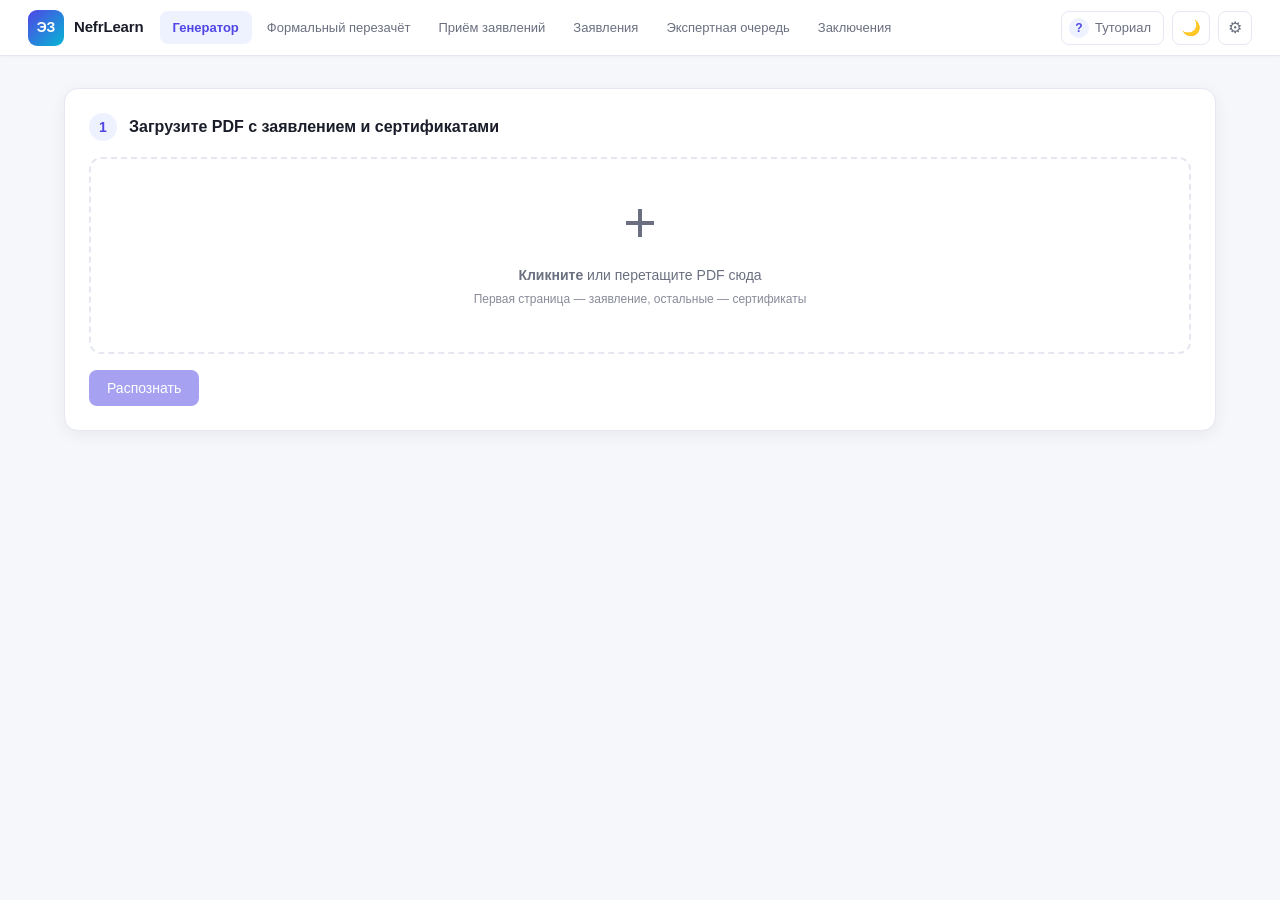
<file: static/index.html>
<!DOCTYPE html>
<html lang="ru">

<head>
  <meta charset="UTF-8">
  <meta name="viewport" content="width=device-width, initial-scale=1.0">
  <title>Экспертное заключение — генератор</title>
  <link rel="stylesheet" href="/static/style.css">
  <link rel="stylesheet" href="/static/tutorial.css">
  <link id="favicon" rel="icon" type="image/x-icon" href="/static/favicon.ico">
  <script src="/static/theme.js"></script>
</head>

<body>
  <header class="topbar">
    <a class="brand" href="/">
      <span class="logo">ЭЗ</span>
      <span class="brand-name">NefrLearn</span>
    </a>
    <nav class="main-nav">
      <a href="/" class="nav-link active">Генератор</a>
      <a href="/formal" class="nav-link">Формальный перезачёт</a>
      <a href="/intake" class="nav-link">Приём заявлений</a>
      <a href="/applications" class="nav-link">Заявления</a>
      <a href="/approve" class="nav-link">Экспертная очередь</a>
      <a href="/conclusions" class="nav-link">Заключения</a>
    </nav>
    <div class="topbar-end">
      <button id="tutorialBtn" class="nav-tutorial" title="Как пользоваться генератором">
        <span class="nav-tutorial-icon">?</span>
        <span class="nav-tutorial-label">Туториал</span>
      </button>
      <button id="themeToggle" class="nav-theme-toggle" onclick="__toggleTheme()" title="Тёмная тема">🌙</button>
      <a href="/admin" class="nav-admin" title="Adminка">⚙</a>
    </div>
  </header>

  <main>
    <!-- Step 1: Upload -->
    <section id="step-upload" class="card">
      <div class="step-head">
        <span class="step-num">1</span>
        <h2>Загрузите PDF с заявлением и сертификатами</h2>
      </div>
      <label class="dropzone" id="dropzone">
        <input type="file" id="pdfInput" accept="application/pdf" hidden>
        <div class="dz-inner">
          <svg viewBox="0 0 24 24" width="48" height="48" aria-hidden="true">
            <path fill="currentColor" d="M19 13h-6v6h-2v-6H5v-2h6V5h2v6h6z" />
          </svg>
          <p><strong>Кликните</strong> или перетащите PDF сюда</p>
          <p class="dz-hint">Первая страница — заявление, остальные — сертификаты</p>
        </div>
      </label>
      <div class="actions">
        <button id="analyzeBtn" class="btn-primary" disabled>Распознать</button>
        <span id="uploadMeta" class="meta"></span>
      </div>
    </section>

    <!-- Loading -->
    <section id="step-loading" class="card hidden">
      <div class="loader"></div>
      <p id="loadingText">Распознаём документ через Gemini Vision…</p>
    </section>

    <!-- Step 2: Editor -->
    <section id="step-editor" class="card hidden">
      <div class="step-head">
        <span class="step-num">2</span>
        <h2>Проверьте распознанные данные</h2>
      </div>

      <div class="grid-2">
        <div class="field">
          <label>ФИО студента</label>
          <input id="fStudent" type="text">
        </div>
        <div class="field">
          <label>Группа</label>
          <input id="fGroup" type="text">
        </div>
        <div class="field">
          <label>Код и наименование ОП</label>
          <div class="combobox" id="cb-program">
            <input class="cb-input" id="fProgram" type="text" placeholder="6B06105 «Архитектор программного обеспечения»" autocomplete="off">
            <div class="cb-dropdown hidden"></div>
          </div>
        </div>
        <div class="field">
          <label>Курс</label>
          <input id="fYear" type="text">
        </div>
      </div>

      <div class="editor-split">
        <div class="cert-pool">
          <h3>Распознанные сертификаты</h3>
          <p class="hint">Перетащите карточку в нужную дисциплину или нажмите «→» чтобы привязать. Можно редактировать
            поля прямо в карточке.</p>
          <div id="certPool" class="cert-list"></div>
        </div>

        <div class="disciplines">
          <div class="row-head">
            <h3>Дисциплины из заявления</h3>
            <button id="addDisciplineBtn" class="btn-ghost">+ Добавить дисциплину</button>
          </div>
          <div id="disciplineList"></div>
        </div>
      </div>

      <div class="actions actions-right" id="editorActions">
        <button id="backBtn" class="btn-ghost">← Назад</button>
        <button id="generateBtn" class="btn-primary">Сгенерировать DOCX</button>
      </div>
    </section>

    <div id="toast" class="toast hidden"></div>
  </main>

  <script src="/static/app.js"></script>
  <script src="/static/tutorial.js"></script>
</body>

</html>
</file>
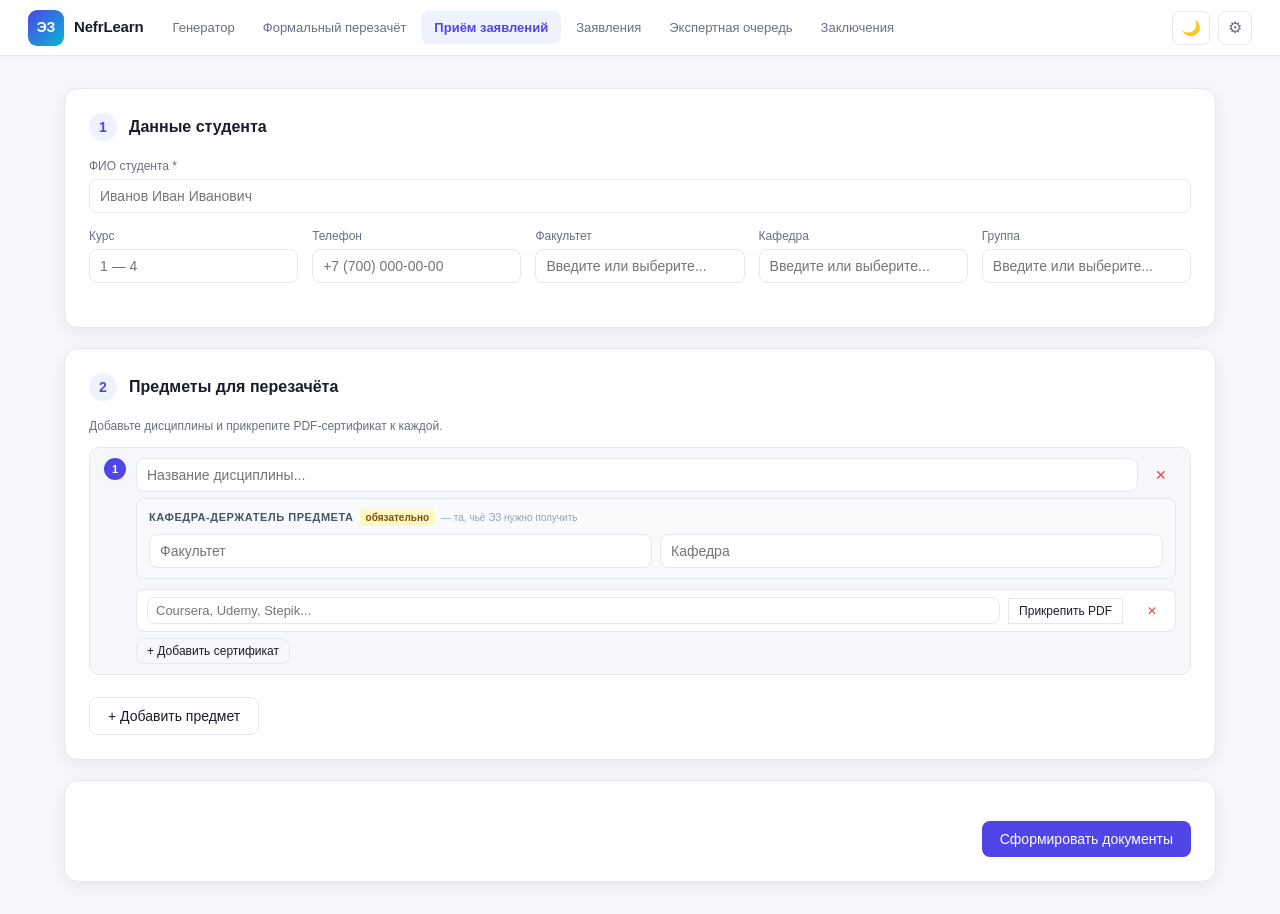
<file: static/intake.html>
<!DOCTYPE html>
<html lang="ru">
<head>
  <meta charset="UTF-8">
  <meta name="viewport" content="width=device-width, initial-scale=1.0">
  <title>Приём заявлений</title>
  <link rel="stylesheet" href="/static/style.css">
  <link id="favicon" rel="icon" type="image/x-icon" href="/static/favicon.ico">
  <script src="/static/theme.js"></script>
  <style>
    /* Кафедра-держатель предмета */
    .subject-fac-dept-block {
      background: #f8fafc; border: 1px solid #e2e8f0;
      border-radius: 8px; padding: 10px 12px;
    }
    .fac-dept-header {
      font-size: 11px; font-weight: 700; color: #475569;
      text-transform: uppercase; letter-spacing: .05em;
      display: flex; align-items: center; gap: 6px; margin-bottom: 8px;
    }
    .fac-dept-required-badge {
      background: #fef9c3; color: #854d0e; border-radius: 4px;
      padding: 1px 6px; font-size: 10px; font-weight: 600;
      text-transform: none; letter-spacing: 0;
    }
    .fac-dept-tip {
      color: #94a3b8; font-size: 10px; font-weight: 400;
      text-transform: none; letter-spacing: 0; cursor: default;
    }
    .fac-dept-selects { display: flex; gap: 8px; flex-wrap: wrap; }
    .fac-dept-selects .combobox { flex: 1; min-width: 150px; }
    .fac-dept-selected {
      display: none; align-items: center; gap: 6px;
      margin-top: 8px; padding: 5px 10px;
      background: #eff6ff; border-radius: 6px;
      font-size: 12px; color: #1d4ed8; font-weight: 500;
    }
    .fac-dept-selected.visible { display: flex; }
    .fac-dept-selected-arrow { color: #93c5fd; }
    .subj-required-hint {
      display: none; font-size: 11px; color: #d97706; margin-top: 6px;
    }
    .subj-required-hint.visible { display: block; }

    [data-theme="dark"] .subject-fac-dept-block { background: #1e2132; border-color: #262a3a; }
    [data-theme="dark"] .fac-dept-header { color: #94a3b8; }
    [data-theme="dark"] .fac-dept-required-badge { background: #3d2f00; color: #fde68a; }
    [data-theme="dark"] .fac-dept-selected { background: #1e3a8a; color: #93c5fd; }
    [data-theme="dark"] .fac-dept-selected-arrow { color: #60a5fa; }
    [data-theme="dark"] .subj-required-hint { color: #fbbf24; }
  </style>
</head>
<body>
  <header class="topbar">
    <a class="brand" href="/">
      <span class="logo">ЭЗ</span>
      <span class="brand-name">NefrLearn</span>
    </a>
    <nav class="main-nav">
      <a href="/" class="nav-link">Генератор</a>
      <a href="/formal" class="nav-link">Формальный перезачёт</a>
      <a href="/intake" class="nav-link active">Приём заявлений</a>
      <a href="/applications" class="nav-link">Заявления</a>
      <a href="/approve" class="nav-link">Экспертная очередь</a>
      <a href="/conclusions" class="nav-link">Заключения</a>
    </nav>
    <div class="topbar-end">
      <button id="themeToggle" class="nav-theme-toggle" onclick="__toggleTheme()" title="Тёмная тема">🌙</button>
      <a href="/admin" class="nav-admin" title="Adminка">⚙</a>
    </div>
  </header>

  <main>
    <!-- Данные студента -->
    <section class="card">
      <div class="step-head">
        <span class="step-num">1</span>
        <h2>Данные студента</h2>
      </div>

      <div class="grid-2">
        <div class="field" style="grid-column:1/-1;">
          <label>ФИО студента *</label>
          <input id="fName" type="text" placeholder="Иванов Иван Иванович" autocomplete="off">
        </div>

        <div class="field">
          <label>Курс</label>
          <div class="combobox" id="cb-course">
            <input class="cb-input" type="text" placeholder="1 — 4" autocomplete="off">
            <div class="cb-dropdown hidden"></div>
          </div>
        </div>

        <div class="field">
          <label>Телефон</label>
          <input id="fPhone" type="text" placeholder="+7 (700) 000-00-00" autocomplete="off">
        </div>

        <div class="field">
          <label>Факультет</label>
          <div class="combobox" id="cb-faculty">
            <input class="cb-input" type="text" placeholder="Введите или выберите..." autocomplete="off">
            <div class="cb-dropdown hidden"></div>
          </div>
        </div>

        <div class="field">
          <label>Кафедра</label>
          <div class="combobox" id="cb-department">
            <input class="cb-input" type="text" placeholder="Введите или выберите..." autocomplete="off">
            <div class="cb-dropdown hidden"></div>
          </div>
        </div>

        <div class="field">
          <label>Группа</label>
          <div class="combobox" id="cb-group">
            <input class="cb-input" type="text" placeholder="Введите или выберите..." autocomplete="off">
            <div class="cb-dropdown hidden"></div>
          </div>
        </div>
      </div>
    </section>

    <!-- Предметы -->
    <section class="card">
      <div class="step-head">
        <span class="step-num">2</span>
        <h2>Предметы для перезачёта</h2>
      </div>
      <p class="hint">Добавьте дисциплины и прикрепите PDF-сертификат к каждой.</p>

      <div id="subjectList"></div>

      <button id="addSubjectBtn" class="btn-ghost" style="margin-top:14px;">+ Добавить предмет</button>
    </section>

    <!-- Действия -->
    <section class="card">
      <div class="actions actions-right">
        <button id="generateBtn" class="btn-primary">Сформировать документы</button>
      </div>

      <div id="resultBlock" class="hidden" style="margin-top:16px;padding:14px 18px;
           background:var(--primary-soft);border-radius:10px;line-height:1.7;">
        <p id="resultText" style="margin:0 0 4px;font-weight:500;color:var(--text);"></p>
      </div>
    </section>

    <div id="toast" class="toast hidden"></div>
  </main>

  <script src="/static/intake.js"></script>
</body>
</html>
</file>
<file: static/style.css>
:root {
  --bg: #f6f7fb;
  --surface: #ffffff;
  --border: #e5e8f0;
  --text: #1a1d29;
  --muted: #6b7080;
  --primary: #4f46e5;
  --primary-hover: #4338ca;
  --primary-soft: #eef2ff;
  --accent: #06b6d4;
  --danger: #ef4444;
  --success: #10b981;
  --shadow: 0 4px 16px rgba(20, 24, 40, 0.06);
}

* { box-sizing: border-box; }
html, body {
  margin: 0;
  padding: 0;
  font-family: -apple-system, BlinkMacSystemFont, "Segoe UI", Roboto, "Helvetica Neue", Arial, sans-serif;
  background: var(--bg);
  color: var(--text);
  font-size: 14px;
  line-height: 1.5;
}

.hidden { display: none !important; }

/* Topbar */
.topbar {
  display: flex;
  align-items: center;
  padding: 0 28px;
  height: 56px;
  background: var(--surface);
  border-bottom: 1px solid var(--border);
  gap: 16px;
  position: sticky;
  top: 0;
  z-index: 50;
  box-shadow: 0 1px 3px rgba(0,0,0,.04);
}
.brand {
  display: flex; align-items: center; gap: 10px;
  text-decoration: none; color: inherit; flex-shrink: 0;
}
.brand-name {
  font-weight: 700; font-size: 15px; letter-spacing: -.01em;
  color: var(--text);
}
.logo {
  width: 36px; height: 36px;
  background: linear-gradient(135deg, var(--primary), var(--accent));
  color: white;
  border-radius: 9px;
  display: flex; align-items: center; justify-content: center;
  font-weight: 700; font-size: 14px;
  flex-shrink: 0;
}

/* Main nav */
.main-nav {
  display: flex;
  gap: 2px;
  flex: 1;
  overflow-x: auto;
}
.main-nav::-webkit-scrollbar { display: none; }
.nav-link {
  display: flex; align-items: center;
  padding: 7px 13px;
  border-radius: 8px;
  text-decoration: none;
  color: var(--muted);
  font-size: 13px; font-weight: 500;
  transition: background .12s, color .12s;
  white-space: nowrap;
}
.nav-link:hover { background: var(--bg); color: var(--text); }
.nav-link.active {
  background: var(--primary-soft);
  color: var(--primary);
  font-weight: 600;
}
.topbar-end {
  display: flex; align-items: center; gap: 8px; flex-shrink: 0;
}
.nav-admin {
  display: flex; align-items: center; justify-content: center;
  width: 34px; height: 34px;
  border-radius: 8px;
  text-decoration: none;
  color: var(--muted); font-size: 16px;
  border: 1px solid var(--border);
  transition: all .15s;
}
.nav-admin:hover { color: var(--text); border-color: var(--muted); background: var(--bg); }

/* Layout */
main {
  max-width: 1200px;
  margin: 32px auto;
  padding: 0 24px;
  display: flex; flex-direction: column; gap: 20px;
}
.card {
  background: var(--surface);
  border: 1px solid var(--border);
  border-radius: 14px;
  padding: 24px;
  box-shadow: var(--shadow);
}
.step-head {
  display: flex;
  align-items: center;
  flex-wrap: wrap;
  gap: 8px 12px;
  margin-bottom: 16px;
}
.step-head h2 { margin: 0; font-size: 16px; }
.step-head .queue-drive-link {
  margin-left: auto;
  font-size: 13px;
  color: var(--primary);
  text-decoration: none;
  white-space: nowrap;
}
.step-head .queue-drive-link:hover {
  text-decoration: underline;
}
.step-num {
  width: 28px; height: 28px;
  background: var(--primary-soft); color: var(--primary);
  border-radius: 50%;
  display: flex; align-items: center; justify-content: center;
  font-weight: 700;
}

/* Dropzone */
.dropzone {
  border: 2px dashed var(--border);
  border-radius: 12px;
  padding: 40px;
  text-align: center;
  cursor: pointer;
  display: block;
  color: var(--muted);
  transition: all .15s;
}
.dropzone:hover, .dropzone.over {
  border-color: var(--primary);
  background: var(--primary-soft);
  color: var(--primary);
}
.dz-inner svg { color: var(--muted); margin-bottom: 8px; }
.dropzone:hover .dz-inner svg, .dropzone.over .dz-inner svg { color: var(--primary); }
.dz-inner p { margin: 4px 0; }
.dz-hint { font-size: 12px; opacity: .8; }

/* Actions */
.actions { margin-top: 16px; display: flex; align-items: center; gap: 12px; }
.actions-right { justify-content: flex-end; }
button {
  border: none; border-radius: 8px; padding: 10px 18px;
  cursor: pointer; font-size: 14px; font-weight: 500;
  transition: all .15s;
  font-family: inherit;
}
.btn-primary {
  background: var(--primary); color: white;
}
.btn-primary:hover:not(:disabled) { background: var(--primary-hover); }
.btn-primary:disabled { opacity: .5; cursor: not-allowed; }
.btn-ghost {
  background: transparent; color: var(--text);
  border: 1px solid var(--border);
}
.btn-ghost:hover { background: var(--bg); }
.btn-danger-ghost {
  background: transparent; color: var(--danger);
  border: 1px solid transparent;
  padding: 4px 8px;
}
.btn-danger-ghost:hover { background: #fee2e2; }
.meta { color: var(--muted); font-size: 13px; }

/* Loader */
.loader {
  width: 36px; height: 36px;
  border: 3px solid var(--border);
  border-top-color: var(--primary);
  border-radius: 50%;
  margin: 0 auto 12px;
  animation: spin 0.8s linear infinite;
}
@keyframes spin { to { transform: rotate(360deg); } }
#step-loading { text-align: center; }
#step-loading p { color: var(--muted); margin: 0; }

/* Fields */
.grid-2 { display: grid; grid-template-columns: repeat(auto-fit, minmax(200px, 1fr)); gap: 14px; margin-bottom: 20px; }
.field { display: flex; flex-direction: column; gap: 4px; }
.field label { font-size: 12px; color: var(--muted); }
.field input, .field textarea {
  width: 100%; min-width: 0;
  border: 1px solid var(--border); border-radius: 8px;
  padding: 8px 10px; font-size: 14px; font-family: inherit; outline: none;
  background: var(--surface);
}
.field input:focus, .field textarea:focus { border-color: var(--primary); }
.field textarea { resize: vertical; min-height: 60px; }

h3 { font-size: 14px; margin: 0 0 8px; font-weight: 600; }
.hint { color: var(--muted); font-size: 12px; margin: 0 0 12px; }

/* Editor Split Layout */
.editor-split {
  display: grid;
  grid-template-columns: 340px 1fr;
  gap: 32px;
  align-items: start;
  margin-bottom: 24px;
}
@media (max-width: 900px) {
  .editor-split {
    grid-template-columns: 1fr;
  }
}

/* Cert pool panel */
.cert-pool {
  position: sticky;
  top: 24px;
  background: var(--bg);
  border: 1px solid var(--border);
  border-radius: 12px;
  padding: 20px;
  box-shadow: inset 0 2px 6px rgba(0, 0, 0, 0.02);
}
.cert-pool h3 {
  margin: 0 0 8px 0;
  font-size: 15px;
}
.cert-pool .hint {
  margin: 0 0 16px 0;
  line-height: 1.4;
}

.cert-list {
  display: flex;
  flex-direction: column;
  gap: 12px;
  min-height: 80px;
  max-height: calc(100vh - 180px);
  overflow-y: auto;
  padding-right: 6px;
  padding-bottom: 10px;
}

/* Custom Scrollbar for cert-list */
.cert-list::-webkit-scrollbar { width: 5px; }
.cert-list::-webkit-scrollbar-track { background: transparent; }
.cert-list::-webkit-scrollbar-thumb { background: #cbd5e1; border-radius: 5px; }
.cert-list::-webkit-scrollbar-thumb:hover { background: #94a3b8; }
.cert-pool .cert-list:empty::after {
  content: "Все сертификаты привязаны";
  color: var(--muted);
  font-size: 12px;
  font-style: italic;
}

.cert-card {
  background: var(--surface);
  border: 1px solid var(--border);
  border-radius: 10px;
  padding: 12px 14px;
  display: flex;
  flex-direction: column;
  gap: 6px;
  cursor: grab;
  position: relative;
  box-shadow: 0 2px 8px rgba(0, 0, 0, 0.04);
  transition: transform 0.15s ease, box-shadow 0.15s ease;
}
.cert-card:hover {
  transform: translateY(-2px);
  box-shadow: 0 4px 12px rgba(0, 0, 0, 0.08);
}
.cert-card:active {
  transform: translateY(0);
  cursor: grabbing;
}
.cert-card.dragging { opacity: .5; }
.cert-card .cert-title {
  font-weight: 500;
  font-size: 13px;
  outline: none;
  word-break: break-word;
}
.cert-card .cert-title[contenteditable=true]:focus { background: white; border-radius: 4px; padding: 2px 4px; }
.cert-card .cert-meta {
  display: flex; gap: 8px; flex-wrap: wrap;
  font-size: 11px; color: var(--muted);
}
.cert-card .cert-meta span[contenteditable=true]:focus {
  background: white;
  outline: 1px solid var(--primary);
  border-radius: 3px;
  padding: 0 2px;
}
.cert-card .cert-meta .pill {
  background: white;
  border: 1px solid var(--border);
  padding: 1px 6px;
  border-radius: 99px;
}
.cert-card .cert-actions {
  position: absolute; top: 8px; right: 8px;
  display: flex; gap: 4px;
  opacity: 0; transition: opacity .15s;
}
.cert-card:hover .cert-actions { opacity: 1; }
.cert-card .cert-page-badge {
  font-size: 10px; color: var(--muted);
  position: absolute; top: 6px; left: 8px;
}
.cert-card .cert-content { margin-top: 14px; }

/* Disciplines */
.disciplines { margin-bottom: 0; }
.row-head { display: flex; justify-content: space-between; align-items: center; margin-bottom: 8px; }

.discipline {
  border: 1px solid var(--border);
  border-radius: 12px;
  padding: 20px;
  margin-bottom: 16px;
  background: var(--bg);
  box-shadow: inset 0 2px 4px rgba(0, 0, 0, 0.01);
}
.discipline-head { display: flex; align-items: center; gap: 12px; margin-bottom: 12px; }
.discipline-head .idx {
  background: var(--primary); color: white;
  width: 26px; height: 26px;
  border-radius: 50%;
  display: flex; align-items: center; justify-content: center;
  font-size: 12px; font-weight: 600;
  flex-shrink: 0;
}
.discipline-head input.disc-name {
  flex: 1;
  border: 1px solid transparent;
  background: transparent;
  font-size: 15px; font-weight: 500;
  padding: 6px 10px;
  border-radius: 6px;
  outline: none;
  transition: all 0.2s;
}
.discipline-head input.disc-name:hover { border-color: var(--border); background: white; }
.discipline-head input.disc-name:focus { border-color: var(--primary); background: white; box-shadow: 0 0 0 3px var(--primary-soft); }
.credits-badge {
  display: inline-flex; align-items: center;
  background: var(--primary-soft); color: var(--primary);
  border-radius: 20px; padding: 3px 10px;
  font-size: 12px; font-weight: 700;
  white-space: nowrap; flex-shrink: 0;
  letter-spacing: .01em;
}

.discipline-fields {
  display: grid; grid-template-columns: repeat(auto-fit, minmax(110px, 1fr)); gap: 10px;
  margin-bottom: 16px;
}
.discipline-fields .field label { font-size: 11px; margin-bottom: 2px; }
.discipline-fields .field input { width: 100%; min-width: 0; padding: 8px 10px; font-size: 13px; }

.discipline-drop {
  background: var(--surface);
  border: 2px dashed #cbd5e1;
  border-radius: 10px;
  padding: 16px;
  min-height: 60px;
  display: flex; flex-direction: column; gap: 8px;
  transition: all .2s ease;
}
.discipline-drop.over {
  border-color: var(--primary);
  background: var(--primary-soft);
  transform: scale(1.005);
}
.discipline-drop:empty::after {
  content: "перетащите сюда сертификат(ы) из панели слева";
  color: var(--muted); font-size: 13px; font-style: italic;
  text-align: center; padding: 12px;
}
.discipline-drop .cert-card {
  background: white;
  border-left: 3px solid var(--accent);
}

/* Cert select dropdown for non-DnD users */
.cert-link-btn {
  border: 1px solid var(--border);
  background: white;
  color: var(--muted);
  border-radius: 6px;
  padding: 2px 6px;
  font-size: 11px;
  cursor: pointer;
}
.cert-link-btn:hover { color: var(--primary); border-color: var(--primary); }

.cert-verify-link {
  display: inline-flex; align-items: center; gap: 3px;
  font-size: 11px; color: var(--success); text-decoration: none;
  border: 1px solid var(--success); border-radius: 6px;
  padding: 1px 7px; white-space: nowrap;
  background: #f0fdf4;
}
.cert-verify-link:hover { background: #dcfce7; text-decoration: none; }

/* Toast */
.toast {
  position: fixed; bottom: 24px; left: 50%;
  transform: translateX(-50%);
  background: var(--text); color: white;
  padding: 10px 16px;
  border-radius: 8px;
  font-size: 13px;
  z-index: 1000;
  box-shadow: 0 8px 24px rgba(0,0,0,.18);
}
.toast.error { background: var(--danger); }
.toast.success { background: var(--success); }

/* ===== Approval list ===== */
.req-grid{
  display:grid;
  grid-template-columns:repeat(auto-fit,minmax(260px,1fr));
  gap:12px;
  margin-top:12px;
}
.req-card{
  display:flex;
  flex-direction:column;
  gap:8px;
  border:1px solid var(--border);
  background:var(--surface);
  border-radius:14px;
  padding:12px 12px;
  box-shadow: var(--shadow);
  transition:transform .08s ease, box-shadow .08s ease;
}
.req-card:hover{
  transform:translateY(-1px);
  box-shadow:0 14px 28px rgba(15,23,42,.10);
}
.req-card-main{
  display:block;
  text-decoration:none;
  color:inherit;
}
.req-drive-link{
  font-size:12px;
  color:var(--primary);
  text-decoration:none;
  align-self:flex-start;
  padding:4px 8px;
  border-radius:6px;
  background:var(--primary-soft);
  border:none;
  cursor:pointer;
  font-family:inherit;
  line-height:inherit;
}
.req-drive-link:hover{
  text-decoration:underline;
}
.req-top{
  display:flex;
  align-items:flex-start;
  justify-content:space-between;
  gap:10px;
}
.req-title{
  font-weight:700;
  line-height:1.25;
}
.req-meta{
  display:flex;
  justify-content:space-between;
  gap:8px;
  margin-top:8px;
}

@media (max-width: 800px) {
  .grid-2 { grid-template-columns: 1fr; }
  .discipline-fields { grid-template-columns: 1fr 1fr; }
  .topbar { padding: 0 16px; gap: 10px; }
  .brand-name { display: none; }
}

/* ===== Intake module: combobox ===== */
.combobox { position: relative; }
.cb-input {
  width: 100%; border: 1px solid var(--border); border-radius: 8px;
  padding: 8px 10px; font-size: 14px; font-family: inherit; outline: none;
  background: var(--surface); box-sizing: border-box;
}
.cb-input:focus { border-color: var(--primary); }
.cb-dropdown {
  position: absolute; top: calc(100% + 4px); left: 0; right: 0; z-index: 100;
  background: var(--surface); border: 1px solid var(--border);
  border-radius: 8px; box-shadow: var(--shadow);
  max-height: 220px; overflow-y: auto;
}
.cb-item {
  padding: 8px 12px; cursor: pointer; font-size: 13px;
  border-bottom: 1px solid var(--border);
}
.cb-item:last-child { border-bottom: none; }
.cb-item:hover { background: var(--primary-soft); color: var(--primary); }

/* ===== Intake module: subject rows ===== */
.subject-row {
  display: flex; align-items: center; gap: 10px;
  padding: 10px 14px; margin-bottom: 8px;
  border: 1px solid var(--border); border-radius: 10px;
  background: var(--bg);
}
.subject-num {
  min-width: 22px; height: 22px; border-radius: 50%;
  background: var(--primary); color: white;
  display: flex; align-items: center; justify-content: center;
  font-size: 11px; font-weight: 700; flex-shrink: 0;
}
.subject-combobox { flex: 1; min-width: 0; }
.subject-cert-area { display: flex; align-items: center; gap: 8px; flex-shrink: 0; }
.cert-upload-label { cursor: pointer; }
.cert-upload-btn { font-size: 12px; padding: 6px 12px; white-space: nowrap; }
.cert-name-label { font-size: 11px; color: var(--muted); max-width: 160px;
  overflow: hidden; text-overflow: ellipsis; white-space: nowrap; }
.subject-remove-btn { flex-shrink: 0; }

/* Subject card — vertical layout for multi-cert */
.subject-row {
  flex-direction: row;
  align-items: flex-start;
}
.subject-content { flex: 1; min-width: 0; display: flex; flex-direction: column; gap: 6px; }
.subject-name-row { display: flex; align-items: center; gap: 8px; }
.subject-certs-container { display: flex; flex-direction: column; gap: 6px; margin-top: 4px; }
.add-cert-btn { align-self: flex-start; font-size: 12px; padding: 5px 10px; }

/* Individual certificate row */
.cert-item {
  display: flex; align-items: center; gap: 8px;
  background: var(--surface); border: 1px solid var(--border);
  border-radius: 8px; padding: 7px 10px;
}
.cert-source-cb .cb-input {
  padding: 5px 8px; font-size: 13px;
}
.cert-source-cb .cb-dropdown { font-size: 13px; }
.cert-upload-btn { font-size: 12px; padding: 5px 10px; white-space: nowrap; }
.cert-name-label { font-size: 11px; color: var(--muted); max-width: 140px;
  overflow: hidden; text-overflow: ellipsis; white-space: nowrap; flex-shrink: 0; }
.cert-remove-btn { flex-shrink: 0; padding: 3px 7px; font-size: 12px; }
.cert-image-preview {
  max-height: 48px; max-width: 80px; border-radius: 4px;
  border: 1px solid var(--border); object-fit: contain; flex-shrink: 0;
}
.cert-item { flex-wrap: wrap; }

/* ===== Pill base ===== */
.pill {
  display: inline-block; padding: 2px 9px;
  border-radius: 99px; font-size: 11px; font-weight: 600;
  white-space: nowrap;
}

/* ===== Theme toggle button ===== */
.nav-theme-toggle {
  display: flex; align-items: center; justify-content: center;
  width: 34px; height: 34px;
  border-radius: 8px; border: 1px solid var(--border);
  background: transparent; color: var(--muted);
  font-size: 15px; cursor: pointer; flex-shrink: 0;
  transition: all .15s;
}
.nav-theme-toggle:hover { color: var(--text); border-color: var(--muted); background: var(--bg); }

/* ===== Dark theme ===== */
[data-theme="dark"] {
  color-scheme: dark;
  --bg: #0e1018;
  --surface: #171923;
  --border: #262a3a;
  --text: #e2e4ed;
  --muted: #6b7290;
  --primary: #6366f1;
  --primary-hover: #818cf8;
  --primary-soft: #1e1b4b;
  --accent: #22d3ee;
  --danger: #f87171;
  --success: #4ade80;
  --shadow: 0 4px 16px rgba(0,0,0,.45);
}

/* Component overrides — replace hardcoded "white" / light colours */
[data-theme="dark"] .discipline-head input.disc-name:hover,
[data-theme="dark"] .discipline-head input.disc-name:focus { background: var(--surface); }

[data-theme="dark"] .discipline-drop { border-color: #353849; }
[data-theme="dark"] .discipline-drop .cert-card { background: #1e2132; }

[data-theme="dark"] .cert-card .cert-meta .pill { background: #1e2132; }
[data-theme="dark"] .cert-link-btn { background: #1e2132; color: var(--muted); }
[data-theme="dark"] .cert-card .cert-title[contenteditable=true]:focus { background: #1e2132; }
[data-theme="dark"] .cert-card .cert-meta span[contenteditable=true]:focus { background: #1e2132; }

[data-theme="dark"] .cert-verify-link { background: #052e16; color: var(--success); border-color: var(--success); }
[data-theme="dark"] .cert-verify-link:hover { background: #14532d; }

[data-theme="dark"] .btn-danger-ghost:hover { background: #3b0a0a; }

[data-theme="dark"] .req-card:hover { box-shadow: 0 14px 28px rgba(0,0,0,.4); }

/* Force text colour on all form controls in dark mode */
[data-theme="dark"] input,
[data-theme="dark"] textarea,
[data-theme="dark"] select {
  color: var(--text);
  background: var(--surface);
  border-color: var(--border);
}
[data-theme="dark"] input::placeholder,
[data-theme="dark"] textarea::placeholder { color: var(--muted); }
</file>
<file: static/tutorial.css>
/* ===== Tutorial: кнопка в шапке ===== */
.nav-tutorial {
  display: flex; align-items: center; gap: 6px;
  height: 34px; padding: 0 12px 0 7px;
  border-radius: 8px; border: 1px solid var(--border);
  background: transparent; color: var(--muted);
  font-size: 13px; font-weight: 500; flex-shrink: 0;
}
.nav-tutorial:hover { color: var(--text); border-color: var(--muted); background: var(--bg); }
.nav-tutorial-icon {
  width: 20px; height: 20px; border-radius: 50%;
  background: var(--primary-soft); color: var(--primary);
  display: flex; align-items: center; justify-content: center;
  font-size: 12px; font-weight: 700;
}
@media (max-width: 800px) {
  .nav-tutorial { width: 34px; padding: 0; justify-content: center; }
  .nav-tutorial-label { display: none; }
}

/* ===== Tutorial: затемнение, подсветка, подсказка ===== */
.tour-backdrop { position: fixed; inset: 0; z-index: 1100; }
.tour-backdrop.dim { background: rgba(8, 10, 20, .6); }
.tour-spot {
  position: fixed; z-index: 1101; pointer-events: none;
  border-radius: 12px;
  box-shadow: 0 0 0 3px var(--primary), 0 0 0 9999px rgba(8, 10, 20, .6);
}
.tour-tip {
  position: fixed; z-index: 1102;
  width: min(380px, calc(100vw - 32px));
  background: var(--surface); color: var(--text);
  border: 1px solid var(--border); border-radius: 14px;
  padding: 18px 20px 16px;
  box-shadow: 0 16px 40px rgba(0, 0, 0, .25);
}
.tour-count { font-size: 12px; color: var(--muted); margin-bottom: 4px; }
.tour-title { font-size: 16px; margin: 0 0 8px; }
.tour-text { font-size: 13px; line-height: 1.55; }
.tour-actions { display: flex; align-items: center; gap: 8px; margin-top: 16px; }
.tour-actions button { padding: 8px 14px; font-size: 13px; }
.tour-actions .tour-skip { margin-right: auto; border-color: transparent; color: var(--muted); padding: 8px 10px; }

/* Кнопка «→ дисциплина» обычно видна только при наведении — в туре показываем сразу */
.tour-active .cert-card .cert-actions { opacity: 1; }
</file>
